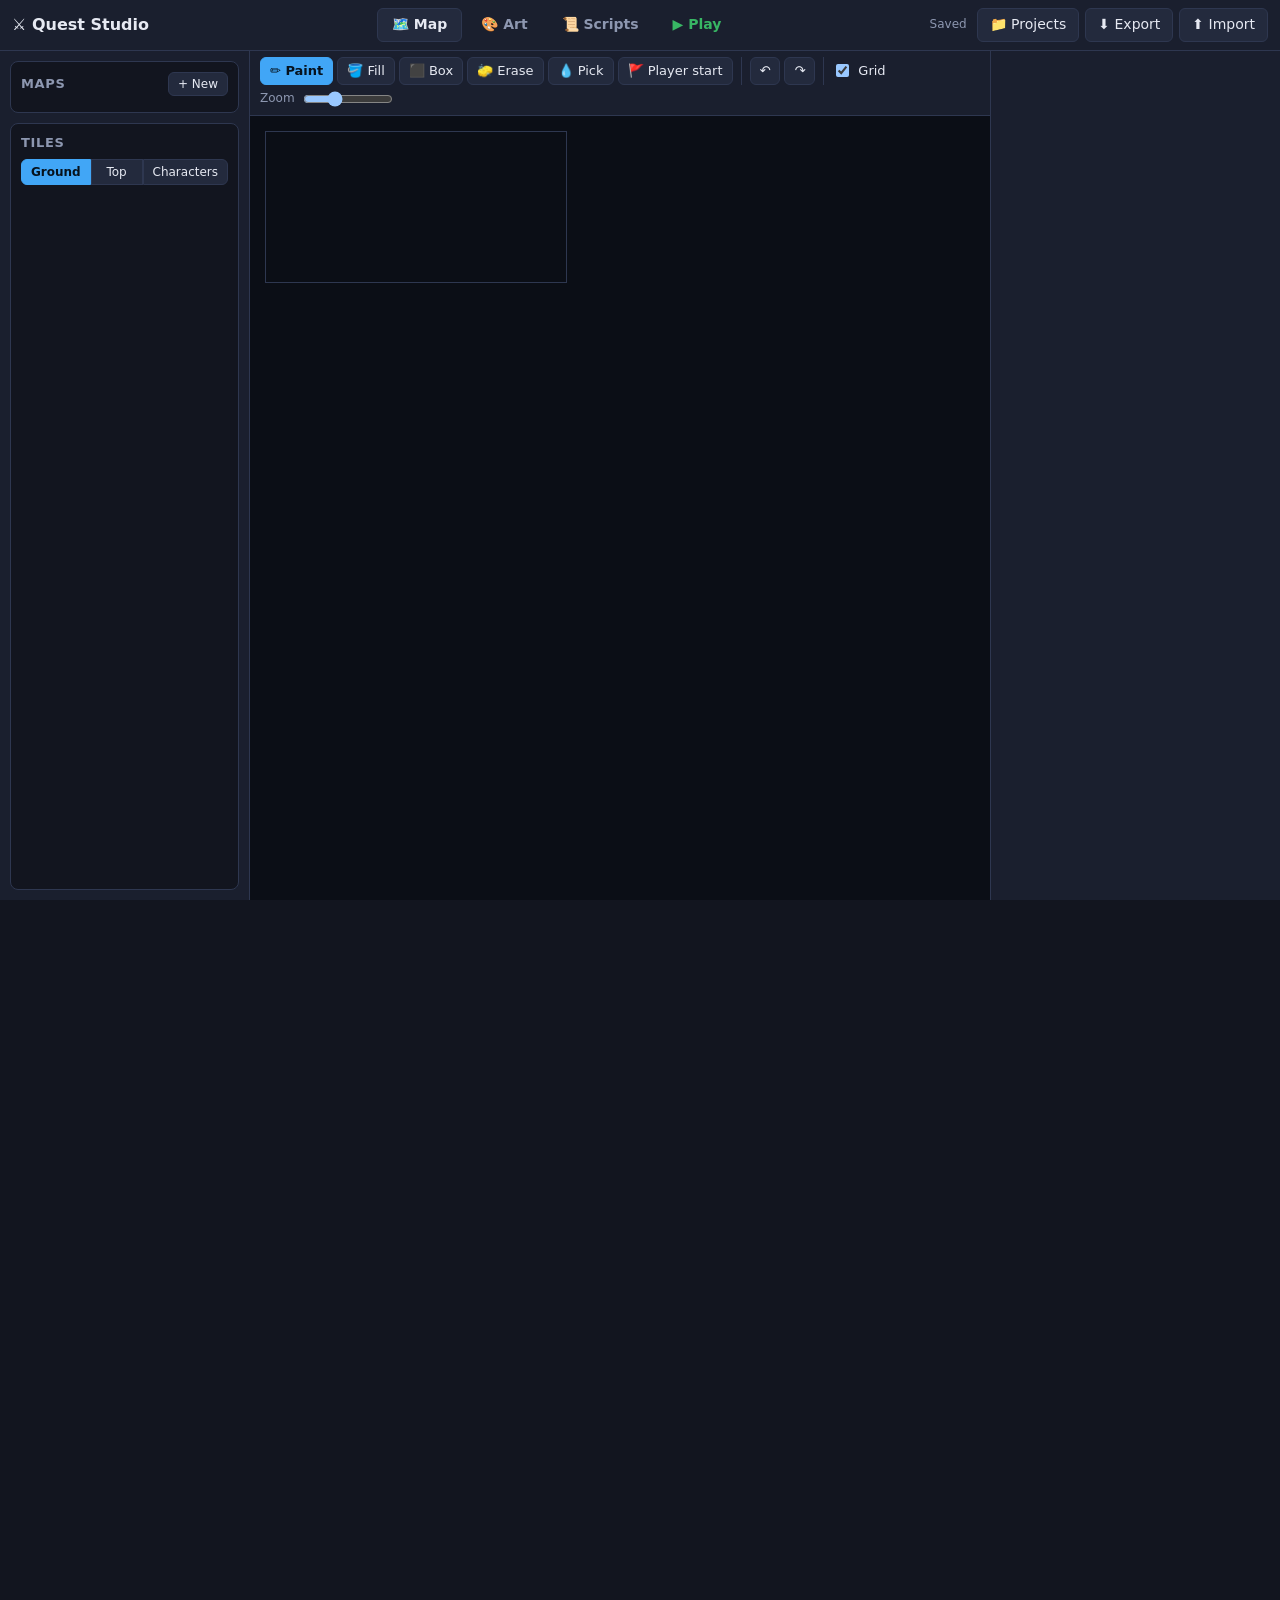
<file: index.html>
<!doctype html>
<html lang="en">
<head>
<meta charset="utf-8">
<meta name="viewport" content="width=device-width, initial-scale=1">
<title>Quest Studio</title>
<meta http-equiv="refresh" content="0; url=rpg-maker/">
<link rel="canonical" href="rpg-maker/">
<style>body{font-family:system-ui,sans-serif;background:#12151f;color:#e6e9f2;display:grid;place-items:center;height:100vh;margin:0}a{color:#41a6f6}</style>
</head>
<body><p>Opening <a href="rpg-maker/">Quest Studio</a>…</p></body>
</html>
</file>
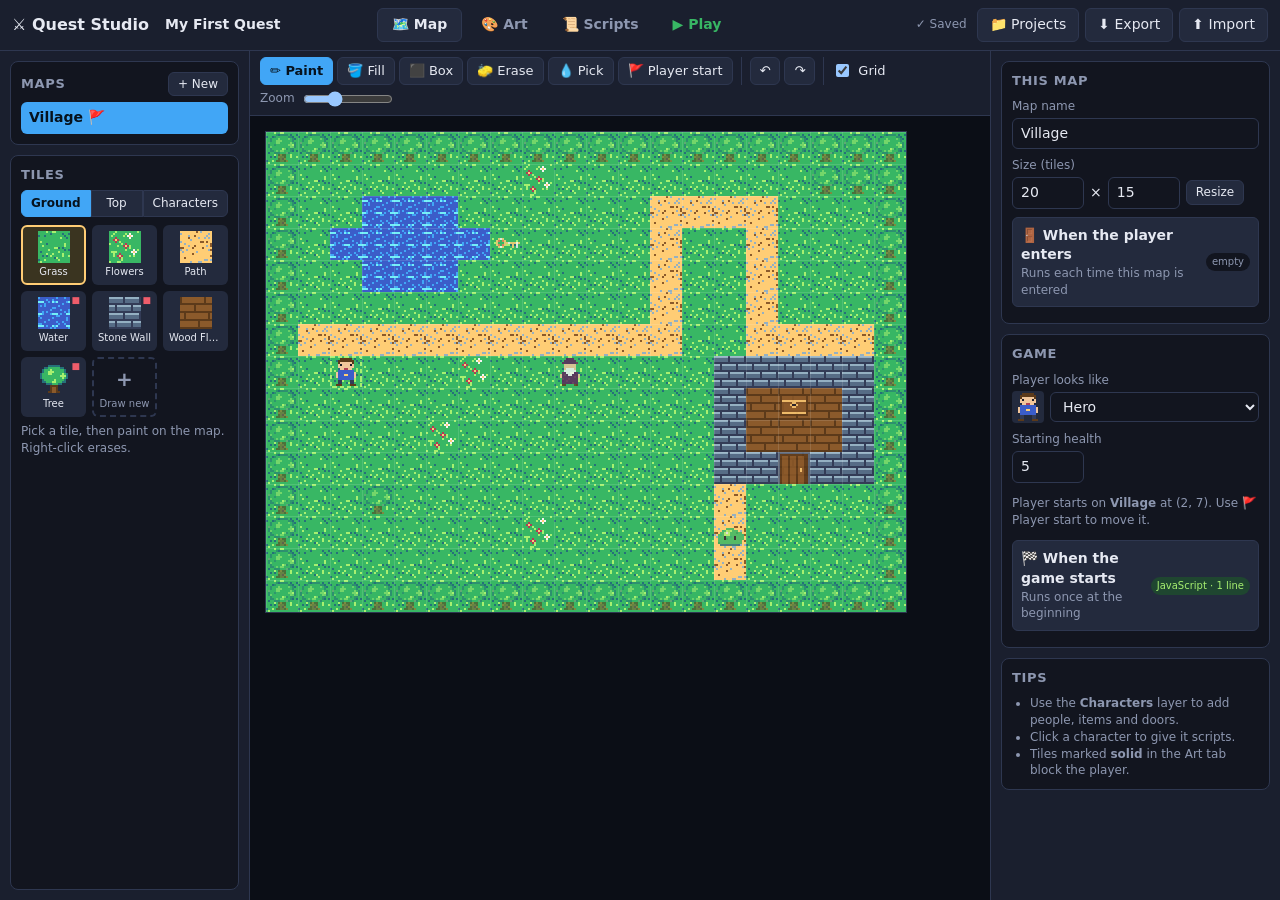
<file: rpg-maker/index.html>
<!doctype html>
<html lang="en">
<head>
<meta charset="utf-8">
<meta name="viewport" content="width=device-width, initial-scale=1">
<title>Quest Studio</title>
<meta name="description" content="Make top-down RPG games in the browser: draw your own tiles and characters, build maps, and program events in JavaScript or Python with automatic pseudocode and flowcharts.">
<link rel="icon" href="data:image/svg+xml,<svg xmlns='http://www.w3.org/2000/svg' viewBox='0 0 16 16'><rect width='16' height='16' fill='%2338b764'/><rect x='5' y='2' width='6' height='5' fill='%23f2c69b'/><rect x='4' y='7' width='8' height='6' fill='%233b5dc9'/><rect x='4' y='13' width='3' height='2' fill='%235c3a1a'/><rect x='9' y='13' width='3' height='2' fill='%235c3a1a'/></svg>">
<link rel="stylesheet" href="vendor/codemirror/codemirror.css">
<link rel="stylesheet" href="vendor/codemirror/material-darker.css">
<link rel="stylesheet" href="css/style.css">
</head>
<body>
<header class="topbar">
  <div class="brand" title="Quest Studio">⚔️ <span>Quest Studio</span></div>
  <input id="projName" class="proj-name" aria-label="Project name" spellcheck="false">
  <nav class="tabs" role="tablist">
    <button class="tab-btn active" data-tab="map" role="tab">🗺️ Map</button>
    <button class="tab-btn" data-tab="art" role="tab">🎨 Art</button>
    <button class="tab-btn" data-tab="scripts" role="tab">📜 Scripts</button>
    <button class="tab-btn play" data-tab="play" role="tab">▶ Play</button>
  </nav>
  <div class="top-actions">
    <span id="saveState" class="save-state">Saved</span>
    <button class="btn" id="btnProjects" title="Open, create or delete projects">📁 Projects</button>
    <button class="btn" id="btnExport" title="Download this project as a file to move it to another device">⬇ Export</button>
    <button class="btn" id="btnImport" title="Open a project file">⬆ Import</button>
    <input type="file" id="importFile" accept=".json,.quest,application/json" hidden>
  </div>
</header>

<main>
  <!-- ============================ MAP ============================ -->
  <section class="tab-panel active" id="tab-map">
    <aside class="side left">
      <div class="panel">
        <div class="panel-head"><h3>Maps</h3><button class="btn sm" id="mapAdd" title="Add a new map">+ New</button></div>
        <ul class="list" id="mapList"></ul>
      </div>
      <div class="panel grow">
        <div class="panel-head"><h3 id="paletteTitle">Tiles</h3></div>
        <div class="layer-switch" role="radiogroup" aria-label="Layer">
          <button data-layer="ground" class="active" title="Floor tiles">Ground</button>
          <button data-layer="detail" title="Things on top of the ground: trees, rocks, furniture">Top</button>
          <button data-layer="chars" title="Characters and objects that can have scripts">Characters</button>
        </div>
        <div class="asset-grid" id="mapPalette"></div>
        <p class="hint" id="paletteHint"></p>
      </div>
    </aside>
    <div class="center">
      <div class="toolbar" id="mapTools">
        <button data-tool="paint" class="active" title="Paint (P)">✏️ Paint</button>
        <button data-tool="fill" title="Fill an area (F)">🪣 Fill</button>
        <button data-tool="rect" title="Draw a filled rectangle (R)">⬛ Box</button>
        <button data-tool="erase" title="Erase (E)">🧽 Erase</button>
        <button data-tool="pick" title="Pick a tile from the map (I)">💧 Pick</button>
        <button data-tool="player" title="Set where the player starts">🚩 Player start</button>
        <span class="sep"></span>
        <button id="mapUndo" title="Undo (Ctrl+Z)">↶</button>
        <button id="mapRedo" title="Redo (Ctrl+Y)">↷</button>
        <span class="sep"></span>
        <label class="chk"><input type="checkbox" id="mapGrid" checked> Grid</label>
        <label class="zoom">Zoom <input type="range" id="mapZoom" min="1" max="4" step="1" value="2"></label>
        <span class="coords" id="mapCoords"></span>
      </div>
      <div class="canvas-wrap" id="mapWrap"><canvas id="mapCanvas"></canvas></div>
    </div>
    <aside class="side right" id="inspector"></aside>
  </section>

  <!-- ============================ ART ============================ -->
  <section class="tab-panel" id="tab-art">
    <aside class="side left">
      <div class="panel grow">
        <div class="panel-head"><h3>Art</h3></div>
        <div class="row gap">
          <button class="btn sm" id="artNewTile">+ Tile</button>
          <button class="btn sm" id="artNewSprite">+ Character</button>
        </div>
        <div class="filter-switch" id="artFilter">
          <button data-f="all" class="active">All</button><button data-f="tile">Tiles</button><button data-f="sprite">Characters</button>
        </div>
        <div class="asset-grid big" id="artList"></div>
      </div>
    </aside>
    <div class="center art-center">
      <div class="toolbar" id="artTools">
        <button data-tool="pencil" class="active" title="Pencil (B)">✏️</button>
        <button data-tool="eraser" title="Eraser (E) – or right-click">🧽</button>
        <button data-tool="fill" title="Fill (F)">🪣</button>
        <button data-tool="line" title="Line (L)">📏</button>
        <button data-tool="rect" title="Rectangle (R)">▭</button>
        <button data-tool="picker" title="Pick a colour (I)">💧</button>
        <span class="sep"></span>
        <label class="chk" title="Whatever you draw on the left is copied to the right"><input type="checkbox" id="artMirror"> Mirror</label>
        <span class="sep"></span>
        <button id="artFlipH" title="Flip left/right">⇋</button>
        <button id="artFlipV" title="Flip up/down">⇵</button>
        <button id="artShiftL" title="Shift left">←</button>
        <button id="artShiftR" title="Shift right">→</button>
        <button id="artShiftU" title="Shift up">↑</button>
        <button id="artShiftD" title="Shift down">↓</button>
        <button id="artClear" title="Clear this frame">🗑</button>
        <span class="sep"></span>
        <button id="artUndo" title="Undo (Ctrl+Z)">↶</button>
        <button id="artRedo" title="Redo (Ctrl+Y)">↷</button>
      </div>
      <div class="art-body">
        <div class="pixel-wrap"><canvas id="artCanvas" width="384" height="384"></canvas></div>
        <div class="art-sidebar">
          <div class="panel">
            <h3>Colours</h3>
            <div class="palette" id="artPalette"></div>
            <div class="row gap">
              <input type="color" id="artColor" value="#38b764" title="Choose any colour">
              <button class="btn sm" id="artAddColor" title="Add this colour to the palette">+ Add</button>
            </div>
          </div>
          <div class="panel">
            <h3>Preview</h3>
            <div class="row gap center-v">
              <canvas id="artPreview" width="64" height="64" class="preview"></canvas>
              <canvas id="artTilePreview" width="96" height="96" class="preview" title="How the tile looks when repeated"></canvas>
            </div>
          </div>
        </div>
      </div>
      <div class="frames">
        <h3>Animation frames</h3>
        <div class="frame-strip" id="artFrames"></div>
        <label class="zoom">Speed <input type="range" id="artFps" min="1" max="12" value="3"> <span id="artFpsVal"></span> fps</label>
      </div>
    </div>
    <aside class="side right" id="artProps"></aside>
  </section>

  <!-- ========================== SCRIPTS ========================== -->
  <section class="tab-panel" id="tab-scripts">
    <aside class="side left">
      <div class="panel grow">
        <div class="panel-head"><h3>Scripts</h3></div>
        <p class="hint">A script runs when its event happens in the game.</p>
        <ul class="list script-list" id="scriptList"></ul>
      </div>
    </aside>
    <div class="center script-center">
      <div class="toolbar">
        <strong id="scriptTitle" class="script-title">Script</strong>
        <span class="sep"></span>
        <div class="seg" id="langSwitch" role="radiogroup" aria-label="Language">
          <button data-lang="js">JavaScript</button><button data-lang="py">Python</button>
        </div>
        <span class="grow"></span>
        <button class="btn sm" id="btnApi" title="Show commands you can use">📖 Commands</button>
        <button class="btn sm primary" id="btnTestScript" title="Play the game">▶ Play</button>
      </div>
      <div class="code-and-view">
        <div class="code-col">
          <div id="codeHost" class="code-host"></div>
          <div class="code-status" id="codeStatus"></div>
          <div class="api-panel" id="apiPanel" hidden></div>
        </div>
        <div class="view-col">
          <div class="toolbar">
            <div class="seg" id="viewSwitch">
              <button data-view="pseudo" class="active">Pseudocode</button><button data-view="flow">Flowchart</button>
            </div>
            <label class="chk small" id="fitWrap" hidden><input type="checkbox" id="flowFit" checked> Fit</label>
            <span class="grow"></span>
            <button class="btn sm" id="btnCopyView" title="Copy">📋 Copy</button>
            <button class="btn sm" id="btnDownloadView" title="Download">⬇ Save</button>
          </div>
          <pre id="pseudoView" class="pseudo"></pre>
          <div id="flowView" class="flow" hidden></div>
        </div>
      </div>
    </div>
  </section>

  <!-- ============================ PLAY =========================== -->
  <section class="tab-panel" id="tab-play">
    <div class="play-layout">
      <div class="play-main">
        <div class="hud" id="hud"></div>
        <div class="stage" id="stage">
          <canvas id="gameCanvas" width="320" height="240"></canvas>
          <div class="dialog" id="dialog" hidden></div>
          <div class="overlay" id="overlay" hidden></div>
        </div>
        <div class="row gap play-buttons">
          <button class="btn primary" id="btnRestart">↻ Restart</button>
          <span class="hint">Move: arrow keys / WASD · Talk / choose: Space or Enter</span>
        </div>
      </div>
      <aside class="play-side">
        <h3>Output</h3>
        <div class="log" id="gameLog"></div>
        <button class="btn sm" id="btnClearLog">Clear</button>
      </aside>
    </div>
  </section>
</main>

<!-- ======================== PROJECTS DIALOG ======================== -->
<dialog id="projectsDlg" class="modal">
  <form method="dialog" class="modal-inner">
    <div class="panel-head"><h2>Projects</h2><button class="btn sm" value="close">✕</button></div>
    <p class="hint">Projects are saved automatically in this browser. Use <b>Export</b> to download a file you can open on another device with <b>Import</b>.</p>
    <div class="row gap">
      <button type="button" class="btn primary" id="newStarter">+ New from example</button>
      <button type="button" class="btn" id="newBlank">+ New blank project</button>
      <button type="button" class="btn" id="dlgImport">⬆ Import file</button>
    </div>
    <ul class="list proj-list" id="projList"></ul>
  </form>
</dialog>

<div id="toast" class="toast" hidden></div>

<script src="vendor/acorn.js"></script>
<script src="vendor/codemirror/codemirror.js"></script>
<script src="vendor/codemirror/javascript.js"></script>
<script src="vendor/codemirror/python.js"></script>
<script src="vendor/codemirror/matchbrackets.js"></script>
<script src="vendor/codemirror/closebrackets.js"></script>
<script src="vendor/skulpt.min.js"></script>
<script src="vendor/skulpt-stdlib.js"></script>
<script src="js/defaults.js"></script>
<script src="js/storage.js"></script>
<script src="js/art.js"></script>
<script src="js/codeModel.js"></script>
<script src="js/flowchart.js"></script>
<script src="js/runtime.js"></script>
<script src="js/mapEditor.js"></script>
<script src="js/artEditor.js"></script>
<script src="js/scriptEditor.js"></script>
<script src="js/app.js"></script>
</body>
</html>
</file>
<file: rpg-maker/vendor/codemirror/codemirror.css>
/* BASICS */

.CodeMirror {
  /* Set height, width, borders, and global font properties here */
  font-family: monospace;
  height: 300px;
  color: black;
  direction: ltr;
}

/* PADDING */

.CodeMirror-lines {
  padding: 4px 0; /* Vertical padding around content */
}
.CodeMirror pre.CodeMirror-line,
.CodeMirror pre.CodeMirror-line-like {
  padding: 0 4px; /* Horizontal padding of content */
}

.CodeMirror-scrollbar-filler, .CodeMirror-gutter-filler {
  background-color: white; /* The little square between H and V scrollbars */
}

/* GUTTER */

.CodeMirror-gutters {
  border-right: 1px solid #ddd;
  background-color: #f7f7f7;
  white-space: nowrap;
}
.CodeMirror-linenumbers {}
.CodeMirror-linenumber {
  padding: 0 3px 0 5px;
  min-width: 20px;
  text-align: right;
  color: #999;
  white-space: nowrap;
}

.CodeMirror-guttermarker { color: black; }
.CodeMirror-guttermarker-subtle { color: #999; }

/* CURSOR */

.CodeMirror-cursor {
  border-left: 1px solid black;
  border-right: none;
  width: 0;
}
/* Shown when moving in bi-directional text */
.CodeMirror div.CodeMirror-secondarycursor {
  border-left: 1px solid silver;
}
.cm-fat-cursor .CodeMirror-cursor {
  width: auto;
  border: 0 !important;
  background: #7e7;
}
.cm-fat-cursor div.CodeMirror-cursors {
  z-index: 1;
}
.cm-fat-cursor .CodeMirror-line::selection,
.cm-fat-cursor .CodeMirror-line > span::selection, 
.cm-fat-cursor .CodeMirror-line > span > span::selection { background: transparent; }
.cm-fat-cursor .CodeMirror-line::-moz-selection,
.cm-fat-cursor .CodeMirror-line > span::-moz-selection,
.cm-fat-cursor .CodeMirror-line > span > span::-moz-selection { background: transparent; }
.cm-fat-cursor { caret-color: transparent; }
@-moz-keyframes blink {
  0% {}
  50% { background-color: transparent; }
  100% {}
}
@-webkit-keyframes blink {
  0% {}
  50% { background-color: transparent; }
  100% {}
}
@keyframes blink {
  0% {}
  50% { background-color: transparent; }
  100% {}
}

/* Can style cursor different in overwrite (non-insert) mode */
.CodeMirror-overwrite .CodeMirror-cursor {}

.cm-tab { display: inline-block; text-decoration: inherit; }

.CodeMirror-rulers {
  position: absolute;
  left: 0; right: 0; top: -50px; bottom: 0;
  overflow: hidden;
}
.CodeMirror-ruler {
  border-left: 1px solid #ccc;
  top: 0; bottom: 0;
  position: absolute;
}

/* DEFAULT THEME */

.cm-s-default .cm-header {color: blue;}
.cm-s-default .cm-quote {color: #090;}
.cm-negative {color: #d44;}
.cm-positive {color: #292;}
.cm-header, .cm-strong {font-weight: bold;}
.cm-em {font-style: italic;}
.cm-link {text-decoration: underline;}
.cm-strikethrough {text-decoration: line-through;}

.cm-s-default .cm-keyword {color: #708;}
.cm-s-default .cm-atom {color: #219;}
.cm-s-default .cm-number {color: #164;}
.cm-s-default .cm-def {color: #00f;}
.cm-s-default .cm-variable,
.cm-s-default .cm-punctuation,
.cm-s-default .cm-property,
.cm-s-default .cm-operator {}
.cm-s-default .cm-variable-2 {color: #05a;}
.cm-s-default .cm-variable-3, .cm-s-default .cm-type {color: #085;}
.cm-s-default .cm-comment {color: #a50;}
.cm-s-default .cm-string {color: #a11;}
.cm-s-default .cm-string-2 {color: #f50;}
.cm-s-default .cm-meta {color: #555;}
.cm-s-default .cm-qualifier {color: #555;}
.cm-s-default .cm-builtin {color: #30a;}
.cm-s-default .cm-bracket {color: #997;}
.cm-s-default .cm-tag {color: #170;}
.cm-s-default .cm-attribute {color: #00c;}
.cm-s-default .cm-hr {color: #999;}
.cm-s-default .cm-link {color: #00c;}

.cm-s-default .cm-error {color: #f00;}
.cm-invalidchar {color: #f00;}

.CodeMirror-composing { border-bottom: 2px solid; }

/* Default styles for common addons */

div.CodeMirror span.CodeMirror-matchingbracket {color: #0b0;}
div.CodeMirror span.CodeMirror-nonmatchingbracket {color: #a22;}
.CodeMirror-matchingtag { background: rgba(255, 150, 0, .3); }
.CodeMirror-activeline-background {background: #e8f2ff;}

/* STOP */

/* The rest of this file contains styles related to the mechanics of
   the editor. You probably shouldn't touch them. */

.CodeMirror {
  position: relative;
  overflow: hidden;
  background: white;
}

.CodeMirror-scroll {
  overflow: scroll !important; /* Things will break if this is overridden */
  /* 50px is the magic margin used to hide the element's real scrollbars */
  /* See overflow: hidden in .CodeMirror */
  margin-bottom: -50px; margin-right: -50px;
  padding-bottom: 50px;
  height: 100%;
  outline: none; /* Prevent dragging from highlighting the element */
  position: relative;
  z-index: 0;
}
.CodeMirror-sizer {
  position: relative;
  border-right: 50px solid transparent;
}

/* The fake, visible scrollbars. Used to force redraw during scrolling
   before actual scrolling happens, thus preventing shaking and
   flickering artifacts. */
.CodeMirror-vscrollbar, .CodeMirror-hscrollbar, .CodeMirror-scrollbar-filler, .CodeMirror-gutter-filler {
  position: absolute;
  z-index: 6;
  display: none;
  outline: none;
}
.CodeMirror-vscrollbar {
  right: 0; top: 0;
  overflow-x: hidden;
  overflow-y: scroll;
}
.CodeMirror-hscrollbar {
  bottom: 0; left: 0;
  overflow-y: hidden;
  overflow-x: scroll;
}
.CodeMirror-scrollbar-filler {
  right: 0; bottom: 0;
}
.CodeMirror-gutter-filler {
  left: 0; bottom: 0;
}

.CodeMirror-gutters {
  position: absolute; left: 0; top: 0;
  min-height: 100%;
  z-index: 3;
}
.CodeMirror-gutter {
  white-space: normal;
  height: 100%;
  display: inline-block;
  vertical-align: top;
  margin-bottom: -50px;
}
.CodeMirror-gutter-wrapper {
  position: absolute;
  z-index: 4;
  background: none !important;
  border: none !important;
}
.CodeMirror-gutter-background {
  position: absolute;
  top: 0; bottom: 0;
  z-index: 4;
}
.CodeMirror-gutter-elt {
  position: absolute;
  cursor: default;
  z-index: 4;
}
.CodeMirror-gutter-wrapper ::selection { background-color: transparent }
.CodeMirror-gutter-wrapper ::-moz-selection { background-color: transparent }

.CodeMirror-lines {
  cursor: text;
  min-height: 1px; /* prevents collapsing before first draw */
}
.CodeMirror pre.CodeMirror-line,
.CodeMirror pre.CodeMirror-line-like {
  /* Reset some styles that the rest of the page might have set */
  -moz-border-radius: 0; -webkit-border-radius: 0; border-radius: 0;
  border-width: 0;
  background: transparent;
  font-family: inherit;
  font-size: inherit;
  margin: 0;
  white-space: pre;
  word-wrap: normal;
  line-height: inherit;
  color: inherit;
  z-index: 2;
  position: relative;
  overflow: visible;
  -webkit-tap-highlight-color: transparent;
  -webkit-font-variant-ligatures: contextual;
  font-variant-ligatures: contextual;
}
.CodeMirror-wrap pre.CodeMirror-line,
.CodeMirror-wrap pre.CodeMirror-line-like {
  word-wrap: break-word;
  white-space: pre-wrap;
  word-break: normal;
}

.CodeMirror-linebackground {
  position: absolute;
  left: 0; right: 0; top: 0; bottom: 0;
  z-index: 0;
}

.CodeMirror-linewidget {
  position: relative;
  z-index: 2;
  padding: 0.1px; /* Force widget margins to stay inside of the container */
}

.CodeMirror-widget {}

.CodeMirror-rtl pre { direction: rtl; }

.CodeMirror-code {
  outline: none;
}

/* Force content-box sizing for the elements where we expect it */
.CodeMirror-scroll,
.CodeMirror-sizer,
.CodeMirror-gutter,
.CodeMirror-gutters,
.CodeMirror-linenumber {
  -moz-box-sizing: content-box;
  box-sizing: content-box;
}

.CodeMirror-measure {
  position: absolute;
  width: 100%;
  height: 0;
  overflow: hidden;
  visibility: hidden;
}

.CodeMirror-cursor {
  position: absolute;
  pointer-events: none;
}
.CodeMirror-measure pre { position: static; }

div.CodeMirror-cursors {
  visibility: hidden;
  position: relative;
  z-index: 3;
}
div.CodeMirror-dragcursors {
  visibility: visible;
}

.CodeMirror-focused div.CodeMirror-cursors {
  visibility: visible;
}

.CodeMirror-selected { background: #d9d9d9; }
.CodeMirror-focused .CodeMirror-selected { background: #d7d4f0; }
.CodeMirror-crosshair { cursor: crosshair; }
.CodeMirror-line::selection, .CodeMirror-line > span::selection, .CodeMirror-line > span > span::selection { background: #d7d4f0; }
.CodeMirror-line::-moz-selection, .CodeMirror-line > span::-moz-selection, .CodeMirror-line > span > span::-moz-selection { background: #d7d4f0; }

.cm-searching {
  background-color: #ffa;
  background-color: rgba(255, 255, 0, .4);
}

/* Used to force a border model for a node */
.cm-force-border { padding-right: .1px; }

@media print {
  /* Hide the cursor when printing */
  .CodeMirror div.CodeMirror-cursors {
    visibility: hidden;
  }
}

/* See issue #2901 */
.cm-tab-wrap-hack:after { content: ''; }

/* Help users use markselection to safely style text background */
span.CodeMirror-selectedtext { background: none; }
</file>
<file: rpg-maker/vendor/codemirror/material-darker.css>
/*
  Name:       material
  Author:     Mattia Astorino (http://github.com/equinusocio)
  Website:    https://material-theme.site/
*/

.cm-s-material-darker.CodeMirror {
  background-color: #212121;
  color: #EEFFFF;
}

.cm-s-material-darker .CodeMirror-gutters {
  background: #212121;
  color: #545454;
  border: none;
}

.cm-s-material-darker .CodeMirror-guttermarker,
.cm-s-material-darker .CodeMirror-guttermarker-subtle,
.cm-s-material-darker .CodeMirror-linenumber {
  color: #545454;
}

.cm-s-material-darker .CodeMirror-cursor {
  border-left: 1px solid #FFCC00;
}

.cm-s-material-darker div.CodeMirror-selected {
  background: rgba(97, 97, 97, 0.2);
}

.cm-s-material-darker.CodeMirror-focused div.CodeMirror-selected {
  background: rgba(97, 97, 97, 0.2);
}

.cm-s-material-darker .CodeMirror-line::selection,
.cm-s-material-darker .CodeMirror-line>span::selection,
.cm-s-material-darker .CodeMirror-line>span>span::selection {
  background: rgba(128, 203, 196, 0.2);
}

.cm-s-material-darker .CodeMirror-line::-moz-selection,
.cm-s-material-darker .CodeMirror-line>span::-moz-selection,
.cm-s-material-darker .CodeMirror-line>span>span::-moz-selection {
  background: rgba(128, 203, 196, 0.2);
}

.cm-s-material-darker .CodeMirror-activeline-background {
  background: rgba(0, 0, 0, 0.5);
}

.cm-s-material-darker .cm-keyword {
  color: #C792EA;
}

.cm-s-material-darker .cm-operator {
  color: #89DDFF;
}

.cm-s-material-darker .cm-variable-2 {
  color: #EEFFFF;
}

.cm-s-material-darker .cm-variable-3,
.cm-s-material-darker .cm-type {
  color: #f07178;
}

.cm-s-material-darker .cm-builtin {
  color: #FFCB6B;
}

.cm-s-material-darker .cm-atom {
  color: #F78C6C;
}

.cm-s-material-darker .cm-number {
  color: #FF5370;
}

.cm-s-material-darker .cm-def {
  color: #82AAFF;
}

.cm-s-material-darker .cm-string {
  color: #C3E88D;
}

.cm-s-material-darker .cm-string-2 {
  color: #f07178;
}

.cm-s-material-darker .cm-comment {
  color: #545454;
}

.cm-s-material-darker .cm-variable {
  color: #f07178;
}

.cm-s-material-darker .cm-tag {
  color: #FF5370;
}

.cm-s-material-darker .cm-meta {
  color: #FFCB6B;
}

.cm-s-material-darker .cm-attribute {
  color: #C792EA;
}

.cm-s-material-darker .cm-property {
  color: #C792EA;
}

.cm-s-material-darker .cm-qualifier {
  color: #DECB6B;
}

.cm-s-material-darker .cm-variable-3,
.cm-s-material-darker .cm-type {
  color: #DECB6B;
}


.cm-s-material-darker .cm-error {
  color: rgba(255, 255, 255, 1.0);
  background-color: #FF5370;
}

.cm-s-material-darker .CodeMirror-matchingbracket {
  text-decoration: underline;
  color: white !important;
}
</file>
<file: rpg-maker/css/style.css>
:root {
  --bg: #12151f;
  --bg2: #1a1f2e;
  --bg3: #232a3d;
  --line: #2e3750;
  --text: #e6e9f2;
  --muted: #8d97b0;
  --accent: #41a6f6;
  --accent2: #38b764;
  --warn: #ffcd75;
  --bad: #ef5d6b;
  --radius: 8px;
  color-scheme: dark;
}
* { box-sizing: border-box; }
html, body { height: 100%; margin: 0; }
body {
  background: var(--bg); color: var(--text);
  font: 14px/1.4 system-ui, -apple-system, "Segoe UI", Roboto, sans-serif;
  display: flex; flex-direction: column; overflow: hidden;
}
button, input, select { font: inherit; color: inherit; }
h2, h3, h4 { margin: 0 0 8px; }
h3 { font-size: 13px; text-transform: uppercase; letter-spacing: .05em; color: var(--muted); }
code { font-family: ui-monospace, Menlo, Consolas, monospace; font-size: 12px; background: var(--bg3); padding: 1px 4px; border-radius: 4px; }
.muted { color: var(--muted); }
.small { font-size: 12px; }
.hint { color: var(--muted); font-size: 12px; margin: 6px 0; }
.row { display: flex; align-items: center; }
.row.wrap { flex-wrap: wrap; }
.gap { gap: 6px; }
.center-v { align-items: center; }
.grow { flex: 1; }
[hidden] { display: none !important; }

/* ---------- buttons ---------- */
.btn {
  background: var(--bg3); border: 1px solid var(--line); border-radius: 6px;
  padding: 6px 12px; cursor: pointer; white-space: nowrap;
}
.btn:hover { border-color: var(--accent); }
.btn.sm { padding: 3px 9px; font-size: 12px; }
.btn.primary { background: var(--accent2); border-color: var(--accent2); color: #08130b; font-weight: 600; }
.btn.danger { color: #ffb3bb; border-color: #6b2b35; }
.btn.danger:hover { background: #4a1d25; }
input[type=text], input[type=number], select {
  background: var(--bg); border: 1px solid var(--line); border-radius: 6px; padding: 5px 8px; width: 100%;
}
input[type=number] { width: 72px; }
input:focus, select:focus, button:focus-visible { outline: 2px solid var(--accent); outline-offset: 1px; }

/* ---------- top bar ---------- */
.topbar {
  display: flex; align-items: center; gap: 12px; padding: 8px 12px;
  background: var(--bg2); border-bottom: 1px solid var(--line); flex-wrap: wrap;
}
.brand { font-weight: 800; font-size: 16px; white-space: nowrap; }
.proj-name { max-width: 220px; background: transparent !important; border-color: transparent !important; font-weight: 600; }
.proj-name:hover { border-color: var(--line) !important; }
.tabs { display: flex; gap: 4px; }
.tab-btn {
  background: none; border: 1px solid transparent; border-radius: 6px; padding: 6px 14px; cursor: pointer; color: var(--muted); font-weight: 600;
}
.tab-btn:hover { color: var(--text); }
.tab-btn.active { background: var(--bg3); border-color: var(--line); color: var(--text); }
.tab-btn.play { color: var(--accent2); }
.tab-btn.play.active { background: var(--accent2); color: #08130b; }
.top-actions { margin-left: auto; display: flex; gap: 6px; align-items: center; }
.save-state { font-size: 12px; color: var(--muted); margin-right: 4px; }
.save-state.bad { color: var(--bad); font-weight: 700; }

/* ---------- layout ---------- */
main { flex: 1; min-height: 0; position: relative; }
.tab-panel { display: none; height: 100%; }
.tab-panel.active { display: grid; grid-template-columns: 250px minmax(0, 1fr) 290px; }
#tab-scripts.active { grid-template-columns: 250px minmax(0, 1fr); }
#tab-play.active { display: block; overflow: auto; }
.side { background: var(--bg2); overflow: auto; padding: 10px; display: flex; flex-direction: column; gap: 10px; min-height: 0; }
.side.left { border-right: 1px solid var(--line); }
.side.right { border-left: 1px solid var(--line); }
.center { display: flex; flex-direction: column; min-width: 0; min-height: 0; }
.panel { background: var(--bg); border: 1px solid var(--line); border-radius: var(--radius); padding: 10px; }
.panel.grow { flex: 1; min-height: 0; overflow: auto; }
.panel-head { display: flex; justify-content: space-between; align-items: center; gap: 8px; margin-bottom: 6px; }
.panel-head h2, .panel-head h3 { margin: 0; }
.field { display: block; margin-bottom: 8px; }
.field label { display: block; font-size: 12px; color: var(--muted); margin-bottom: 3px; }
.chk { display: flex; gap: 6px; align-items: center; cursor: pointer; font-size: 13px; }
.chk.field { margin-bottom: 8px; }
.thumb { width: 32px; height: 32px; image-rendering: pixelated; background: var(--bg3); border-radius: 4px; }
.tips ul { margin: 0; padding-left: 18px; color: var(--muted); }

.list { list-style: none; margin: 0; padding: 0; }
.list li { padding: 6px 8px; border-radius: 6px; cursor: pointer; display: flex; align-items: center; gap: 6px; }
.list li:hover { background: var(--bg3); }
.list li.active { background: var(--accent); color: #06121d; font-weight: 600; }
.list li.group { cursor: default; font-size: 12px; color: var(--muted); font-weight: 700; margin-top: 8px; padding: 2px 4px; }
.list li.group:hover { background: none; }
.list li.indent { padding-left: 14px; font-size: 13px; }
.dot { width: 8px; height: 8px; border-radius: 50%; background: var(--line); flex: none; }
.dot.on { background: var(--accent2); }
.lang { font-size: 10px; font-weight: 700; opacity: .7; }

/* ---------- toolbars ---------- */
.toolbar {
  display: flex; align-items: center; gap: 4px; padding: 6px 10px; background: var(--bg2);
  border-bottom: 1px solid var(--line); flex-wrap: wrap;
}
.toolbar > button:not(.btn), .layer-switch button, .filter-switch button, .seg button {
  background: var(--bg3); border: 1px solid var(--line); border-radius: 6px; padding: 4px 9px; cursor: pointer; font-size: 13px;
}
.toolbar > button.active, .layer-switch button.active, .filter-switch button.active, .seg button.active {
  background: var(--accent); border-color: var(--accent); color: #06121d; font-weight: 600;
}
.sep { width: 1px; align-self: stretch; background: var(--line); margin: 0 4px; }
.zoom { display: flex; gap: 6px; align-items: center; font-size: 12px; color: var(--muted); }
.zoom input { width: 90px; }
.coords { margin-left: auto; font-size: 12px; color: var(--muted); font-family: ui-monospace, monospace; }
.layer-switch, .filter-switch, .seg { display: flex; gap: 0; margin-bottom: 8px; }
.seg { margin: 0; }
.layer-switch button, .filter-switch button, .seg button { flex: 1; border-radius: 0; font-size: 12px; }
.layer-switch button:first-child, .filter-switch button:first-child, .seg button:first-child { border-radius: 6px 0 0 6px; }
.layer-switch button:last-child, .filter-switch button:last-child, .seg button:last-child { border-radius: 0 6px 6px 0; }

/* ---------- asset grids ---------- */
.asset-grid { display: grid; grid-template-columns: repeat(auto-fill, minmax(58px, 1fr)); gap: 6px; }
.asset {
  background: var(--bg3); border: 2px solid transparent; border-radius: 6px; padding: 4px; cursor: pointer;
  display: flex; flex-direction: column; align-items: center; gap: 2px; position: relative; min-width: 0;
}
.asset img { width: 32px; height: 32px; image-rendering: pixelated; }
.asset span { font-size: 10px; max-width: 100%; overflow: hidden; text-overflow: ellipsis; white-space: nowrap; }
.asset em { font-size: 9px; color: var(--muted); font-style: normal; }
.asset.active { border-color: var(--warn); background: #3a3420; }
.asset.solid::after { content: '■'; position: absolute; top: 1px; right: 4px; font-size: 9px; color: var(--bad); }
.asset.add { border: 2px dashed var(--line); background: none; justify-content: center; color: var(--muted); }
.asset.add b { font-size: 20px; line-height: 32px; }

/* ---------- map ---------- */
.canvas-wrap { flex: 1; overflow: auto; padding: 16px; background: #0b0e16; min-height: 0; }
#mapCanvas { display: block; cursor: crosshair; touch-action: none; box-shadow: 0 0 0 1px var(--line); }
.script-btn {
  display: grid; grid-template-columns: 1fr auto; gap: 0 6px; width: 100%; text-align: left;
  background: var(--bg3); border: 1px solid var(--line); border-radius: 6px; padding: 8px; margin-bottom: 6px; cursor: pointer;
}
.script-btn:hover { border-color: var(--accent); }
.script-btn .muted { grid-column: 1; }
.script-btn .badge { grid-row: 1 / span 2; grid-column: 2; align-self: center; }
.script-btn.dim { opacity: .55; }
.badge { font-size: 10px; padding: 2px 6px; border-radius: 10px; background: var(--bg); color: var(--muted); white-space: nowrap; }
.badge.on { background: #1f4630; color: #a7f070; }

/* ---------- art ---------- */
.art-center { overflow: auto; }
.art-body { display: flex; gap: 16px; padding: 16px; flex-wrap: wrap; align-items: flex-start; }
.pixel-wrap { flex: none; }
#artCanvas { width: min(60vh, 384px); height: min(60vh, 384px); image-rendering: pixelated; cursor: crosshair; touch-action: none; border-radius: 4px; box-shadow: 0 0 0 1px var(--line); display: block; }
.art-sidebar { display: flex; flex-direction: column; gap: 10px; width: 220px; }
.palette { display: grid; grid-template-columns: repeat(6, 1fr); gap: 4px; margin-bottom: 8px; }
.swatch { aspect-ratio: 1; border: 2px solid var(--bg); border-radius: 4px; cursor: pointer; padding: 0; min-width: 0; }
.swatch.clear { background: repeating-conic-gradient(#555 0 25%, #888 0 50%) 0 0 / 10px 10px !important; }
.swatch.active { border-color: #fff; box-shadow: 0 0 0 2px var(--accent); }
input[type=color] { width: 44px; height: 30px; border: 1px solid var(--line); border-radius: 6px; background: none; padding: 2px; }
.preview { image-rendering: pixelated; border-radius: 4px; box-shadow: 0 0 0 1px var(--line); }
.frames { padding: 0 16px 16px; }
.frame-strip { display: flex; gap: 8px; flex-wrap: wrap; margin-bottom: 8px; }
.frame { position: relative; display: flex; flex-direction: column; align-items: center; font-size: 11px; color: var(--muted); }
.frame canvas { width: 48px; height: 48px; image-rendering: pixelated; border: 2px solid var(--line); border-radius: 4px; cursor: pointer; background: #2a3148; }
.frame.active canvas { border-color: var(--warn); }
.frame button { position: absolute; top: -6px; right: -6px; width: 18px; height: 18px; border-radius: 50%; border: none; background: var(--bad); color: #fff; font-size: 10px; cursor: pointer; padding: 0; }
.frame.add { width: 52px; height: 52px; border: 2px dashed var(--line); border-radius: 4px; background: none; cursor: pointer; font-size: 20px; justify-content: center; }
.frame.add span { font-size: 9px; }

/* ---------- scripts ---------- */
.script-center { min-height: 0; }
.script-title { white-space: nowrap; overflow: hidden; text-overflow: ellipsis; max-width: 40%; }
.code-and-view { flex: 1; display: grid; grid-template-columns: minmax(0, 1fr) minmax(0, 1fr); min-height: 0; }
.code-col { display: flex; flex-direction: column; min-height: 0; border-right: 1px solid var(--line); position: relative; }
.code-host { flex: 1; min-height: 0; }
.code-host .CodeMirror { height: 100%; font-size: 14px; font-family: ui-monospace, Menlo, Consolas, monospace; }
.cm-error-line { background: rgba(239, 93, 107, .22) !important; }
.code-status { padding: 6px 10px; font-size: 12px; border-top: 1px solid var(--line); background: var(--bg2); }
.code-status.ok { color: #a7f070; }
.code-status.bad { color: #ffb3bb; background: #3a1820; }
.api-panel {
  position: absolute; inset: 0 0 31px 0; background: var(--bg2); overflow: auto; padding: 12px; z-index: 5;
  border-bottom: 1px solid var(--line);
}
.api-grid { display: grid; grid-template-columns: repeat(auto-fill, minmax(230px, 1fr)); gap: 6px; }
.api-grid h4 { grid-column: 1 / -1; margin: 10px 0 0; font-size: 12px; color: var(--warn); text-transform: uppercase; letter-spacing: .05em; }
.api-item { text-align: left; background: var(--bg); border: 1px solid var(--line); border-radius: 6px; padding: 8px; cursor: pointer; display: flex; flex-direction: column; gap: 3px; }
.api-item:hover { border-color: var(--accent2); }
.api-item code { white-space: pre; display: block; overflow: hidden; text-overflow: ellipsis; }
.view-col { display: flex; flex-direction: column; min-height: 0; }
.pseudo {
  flex: 1; margin: 0; padding: 14px; overflow: auto; background: #fffdf5; color: #1f2937;
  font: 13px/1.55 ui-monospace, Menlo, Consolas, monospace; white-space: pre-wrap;
}
.flow { flex: 1; overflow: auto; background: #fff; padding: 10px; }
.flow svg { display: block; margin: 0 auto; }
.flow.fit svg { max-width: 100%; height: auto; }
.flow .hint { color: #64748b; }
.stale { opacity: .45; }

/* ---------- play ---------- */
.play-layout { display: flex; gap: 16px; padding: 16px; justify-content: center; align-items: flex-start; flex-wrap: wrap; }
.play-main { display: flex; flex-direction: column; gap: 8px; width: min(100%, 720px); }
.hud { display: flex; gap: 18px; align-items: center; background: var(--bg2); border: 1px solid var(--line); border-radius: var(--radius); padding: 6px 12px; flex-wrap: wrap; min-height: 36px; }
.heart { color: #ef5d6b; font-size: 18px; }
.heart.empty { color: #3a3f52; }
.inv { display: flex; gap: 4px; align-items: center; flex-wrap: wrap; }
.inv-item { background: var(--bg3); border-radius: 10px; padding: 1px 8px; font-size: 12px; }
.stage { position: relative; width: 100%; aspect-ratio: 4 / 3; background: #000; border-radius: var(--radius); overflow: hidden; }
#gameCanvas { width: 100%; height: 100%; image-rendering: pixelated; display: block; }
.dialog {
  position: absolute; left: 3%; right: 3%; bottom: 4%; background: rgba(16, 20, 34, .95); color: #fff;
  border: 3px solid #f4f4f4; border-radius: 10px; padding: 12px 16px; font-size: clamp(14px, 2.3vw, 18px); min-height: 26%;
  box-shadow: 0 6px 0 rgba(0,0,0,.4);
}
.dialog .speaker { position: absolute; top: -14px; left: 14px; background: #3b5dc9; border: 2px solid #f4f4f4; border-radius: 6px; padding: 0 10px; font-size: 13px; font-weight: 700; }
.dialog .dtext { white-space: pre-wrap; }
.dialog .more { position: absolute; right: 12px; bottom: 6px; font-size: 11px; opacity: .7; animation: bob 1s infinite; }
@keyframes bob { 50% { transform: translateY(3px); } }
.choices { display: flex; flex-wrap: wrap; gap: 8px; margin-top: 10px; }
.choices button { background: #232a3d; border: 2px solid #566c86; border-radius: 6px; color: #fff; padding: 4px 14px; cursor: pointer; font-size: inherit; }
.choices button.sel { border-color: #ffcd75; background: #3a3420; }
.choices button.sel::before { content: '▶ '; color: #ffcd75; }
.answer { display: flex; gap: 8px; margin-top: 10px; }
.answer input { flex: 1; font-size: 16px; }
.answer button { background: var(--accent2); border: none; border-radius: 6px; padding: 4px 16px; font-weight: 700; color: #08130b; cursor: pointer; }
.overlay { position: absolute; inset: 0; background: rgba(0,0,0,.75); display: flex; flex-direction: column; align-items: center; justify-content: center; text-align: center; padding: 20px; }
.overlay h2 { font-size: 32px; }
.game-toast { position: absolute; top: 10px; left: 50%; transform: translateX(-50%); background: rgba(0,0,0,.85); padding: 6px 12px; border-radius: 6px; font-size: 13px; max-width: 90%; }
.play-side { width: 300px; max-width: 100%; display: flex; flex-direction: column; gap: 8px; }
.log { background: #0b0e16; border: 1px solid var(--line); border-radius: var(--radius); height: 320px; overflow: auto; padding: 8px; font: 12px/1.5 ui-monospace, Menlo, monospace; }
.log-line.error { color: #ff9aa5; }
.play-buttons { flex-wrap: wrap; }

/* ---------- modal & toast ---------- */
.modal { background: var(--bg2); color: var(--text); border: 1px solid var(--line); border-radius: 12px; padding: 0; width: min(640px, 94vw); }
.modal::backdrop { background: rgba(0,0,0,.6); }
.modal-inner { padding: 16px; display: flex; flex-direction: column; gap: 10px; }
.proj-list { max-height: 50vh; overflow: auto; }
.proj-list li { cursor: default; border: 1px solid var(--line); margin-bottom: 6px; }
.proj-list li.active { background: #1c2c44; color: var(--text); font-weight: normal; border-color: var(--accent); }
.toast { position: fixed; bottom: 20px; left: 50%; transform: translateX(-50%); background: #1f4630; color: #e8ffe0; padding: 10px 16px; border-radius: 8px; z-index: 100; max-width: 90vw; box-shadow: 0 4px 20px rgba(0,0,0,.4); }
.toast.bad { background: #5a1e28; color: #ffe0e4; }

/* ---------- smaller screens ---------- */
@media (max-width: 1100px) {
  .tab-panel.active { grid-template-columns: 210px minmax(0, 1fr) 250px; }
  .code-and-view { grid-template-columns: 1fr; grid-template-rows: minmax(260px, 1fr) minmax(220px, 1fr); }
  .code-col { border-right: none; border-bottom: 1px solid var(--line); }
}
@media (max-width: 800px) {
  body { overflow: auto; }
  .tab-panel.active, #tab-scripts.active { display: flex; flex-direction: column; height: auto; }
  .side { max-height: none; }
  .canvas-wrap { min-height: 50vh; }
  .code-and-view { min-height: 80vh; }
  .brand span { display: none; }
  .top-actions { margin-left: 0; }
}
</file>
